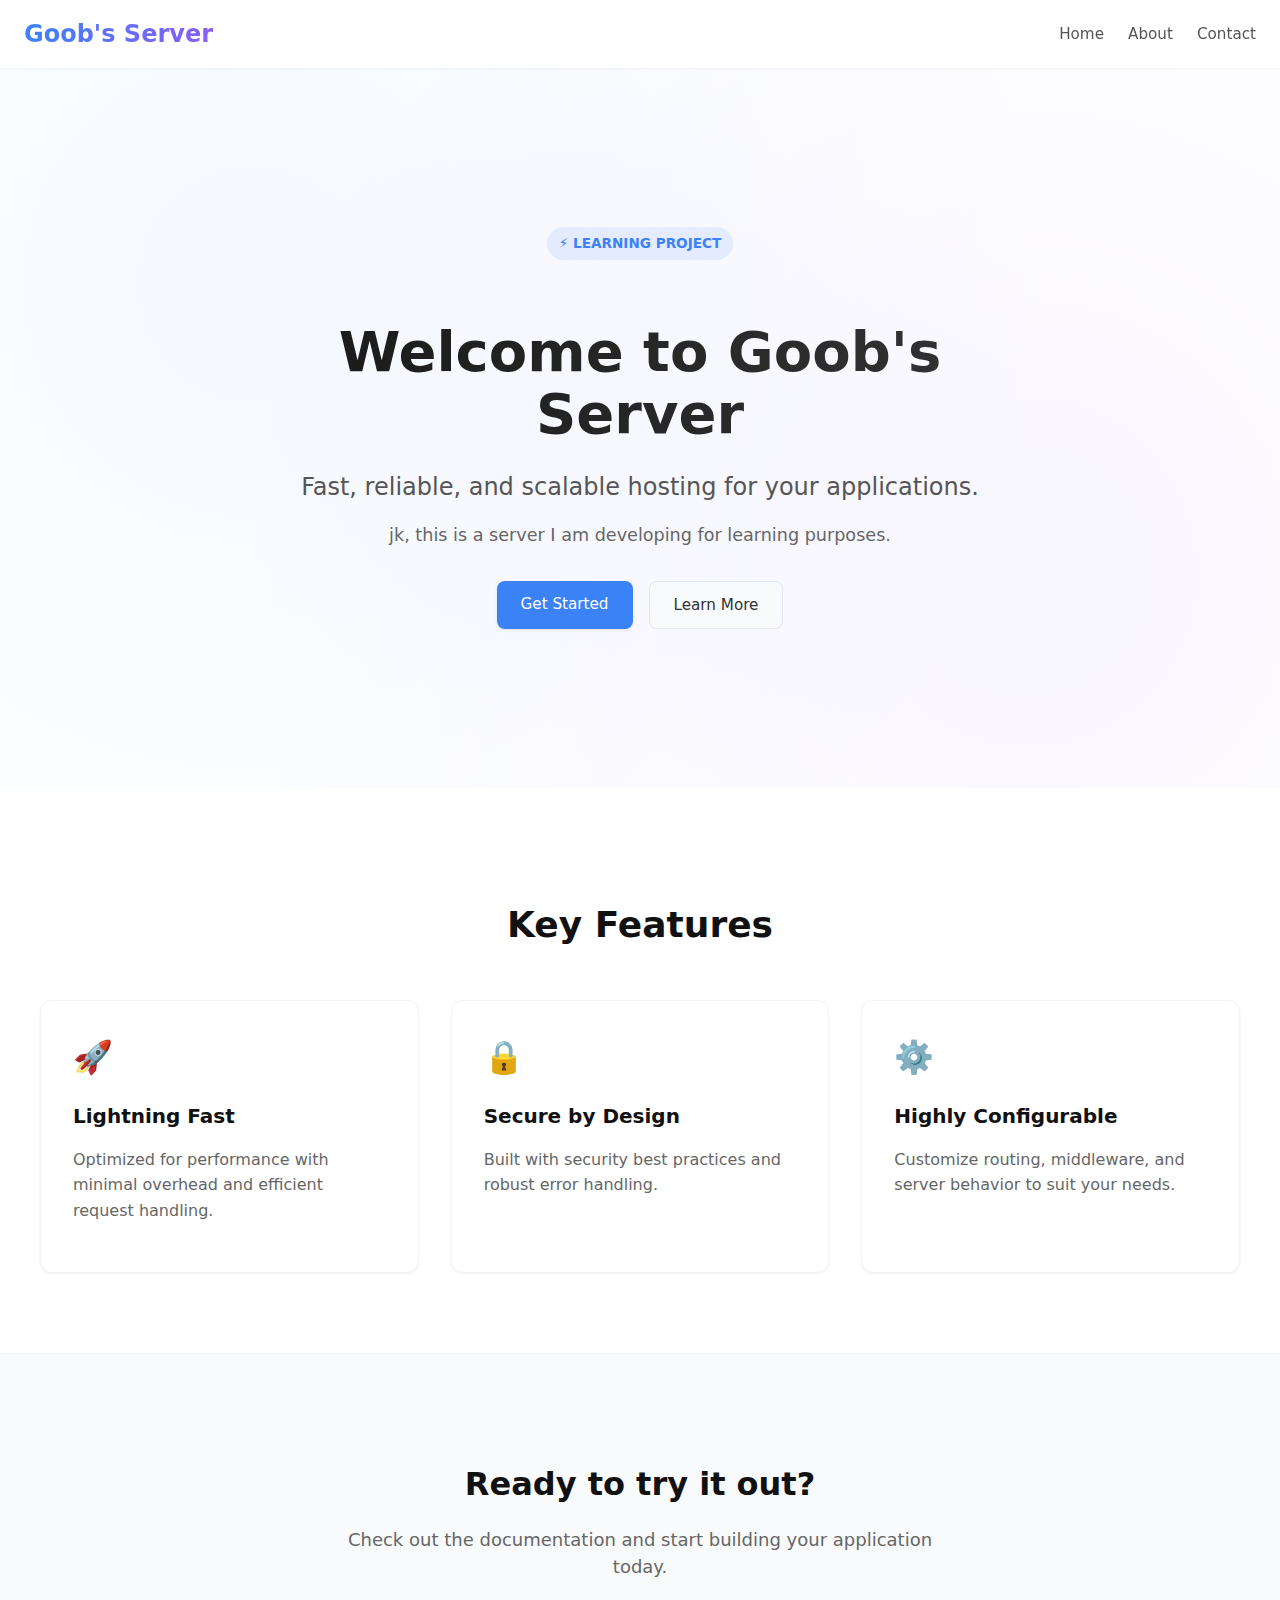
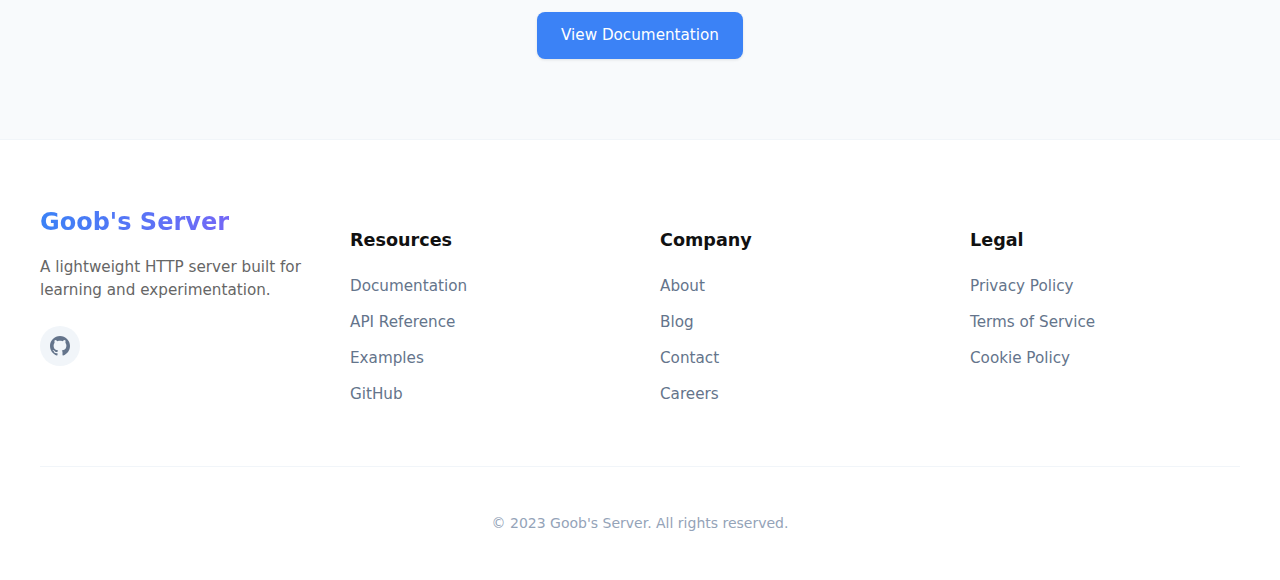
<file: public/index.html>
<!DOCTYPE html>
<html lang="en">
<head>
    <link rel="icon" href="favicon.ico" type="image/x-icon">
    <meta charset="UTF-8">
    <meta name="viewport" content="width=device-width, initial-scale=1.0">
    <title>Goob's Server</title>
    <link rel="stylesheet" href="css/main.css">
</head>
<body>
    <nav class="navbar">
        <div class="logo">Goob's Server</div>
        <ul class="nav-links">
            <li><a href="/">Home</a></li>
            <li><a href="/about.html">About</a></li>
            <li><a href="/under-construction.html">Contact</a></li>
        </ul>
    </nav>

    <section class="hero">
        <div class="hero-content">
            <div class="badge">⚡ LEARNING PROJECT</div>
            <h1>Welcome to Goob's Server</h1>
            <h3>Fast, reliable, and scalable hosting for your applications.</h3>
            <p>jk, this is a server I am developing for learning purposes.</p>
            <div class="btn-group">
                <a href="/under-construction.html" class="btn btn-primary">Get Started</a>
                <a href="/about.html" class="btn btn-secondary">Learn More</a>
            </div>
        </div>
    </section>

    <section class="features">
        <div class="container">
            <h2 class="section-title">Key Features</h2>
            <div class="features-grid">
                <div class="feature-card">
                    <div class="feature-icon">🚀</div>
                    <h3>Lightning Fast</h3>
                    <p>Optimized for performance with minimal overhead and efficient request handling.</p>
                </div>
                <div class="feature-card">
                    <div class="feature-icon">🔒</div>
                    <h3>Secure by Design</h3>
                    <p>Built with security best practices and robust error handling.</p>
                </div>
                <div class="feature-card">
                    <div class="feature-icon">⚙️</div>
                    <h3>Highly Configurable</h3>
                    <p>Customize routing, middleware, and server behavior to suit your needs.</p>
                </div>
            </div>
        </div>
    </section>

    <section class="cta">
        <div class="container">
            <div class="cta-content">
                <h2>Ready to try it out?</h2>
                <p>Check out the documentation and start building your application today.</p>
                <a href="/under-construction.html" class="btn btn-primary">View Documentation</a>
            </div>
        </div>
    </section>

    <footer class="footer">
        <div class="container">
            <div class="footer-grid">
                <div class="footer-col">
                    <div class="footer-logo">Goob's Server</div>
                    <p>A lightweight HTTP server built for learning and experimentation.</p>
                    <div class="social-links">
                        <a href="https://github.com/ggammoh/HTTP_Server" aria-label="GitHub" target="_blank"><svg viewBox="0 0 24 24" width="20" height="20"><path fill="currentColor" d="M12 0c-6.626 0-12 5.373-12 12 0 5.302 3.438 9.8 8.207 11.387.599.111.793-.261.793-.577v-2.234c-3.338.726-4.033-1.416-4.033-1.416-.546-1.387-1.333-1.756-1.333-1.756-1.089-.745.083-.729.083-.729 1.205.084 1.839 1.237 1.839 1.237 1.07 1.834 2.807 1.304 3.492.997.107-.775.418-1.305.762-1.604-2.665-.305-5.467-1.334-5.467-5.931 0-1.311.469-2.381 1.236-3.221-.124-.303-.535-1.524.117-3.176 0 0 1.008-.322 3.301 1.23.957-.266 1.983-.399 3.003-.404 1.02.005 2.047.138 3.006.404 2.291-1.552 3.297-1.23 3.297-1.23.653 1.653.242 2.874.118 3.176.77.84 1.235 1.911 1.235 3.221 0 4.609-2.807 5.624-5.479 5.921.43.372.823 1.102.823 2.222v3.293c0 .319.192.694.801.576 4.765-1.589 8.199-6.086 8.199-11.386 0-6.627-5.373-12-12-12z"></path></svg></a>
                    </div>
                </div>
                <div class="footer-col">
                    <h4>Resources</h4>
                    <ul class="footer-links">
                        <li><a href="/under-construction.html">Documentation</a></li>
                        <li><a href="/under-construction.html">API Reference</a></li>
                        <li><a href="/under-construction.html">Examples</a></li>
                        <li><a href="/under-construction.html">GitHub</a></li>
                    </ul>
                </div>
                <div class="footer-col">
                    <h4>Company</h4>
                    <ul class="footer-links">
                        <li><a href="/about.html">About</a></li>
                        <li><a href="/under-construction.html">Blog</a></li>
                        <li><a href="/under-construction.html">Contact</a></li>
                        <li><a href="/under-construction.html">Careers</a></li>
                    </ul>
                </div>
                <div class="footer-col">
                    <h4>Legal</h4>
                    <ul class="footer-links">
                        <li><a href="/under-construction.html">Privacy Policy</a></li>
                        <li><a href="/under-construction.html">Terms of Service</a></li>
                        <li><a href="/under-construction.html">Cookie Policy</a></li>
                    </ul>
                </div>
            </div>
            <div class="footer-bottom">
                <p>&copy; 2023 Goob's Server. All rights reserved.</p>
            </div>
        </div>
    </footer>
</body>
</html>
</file>
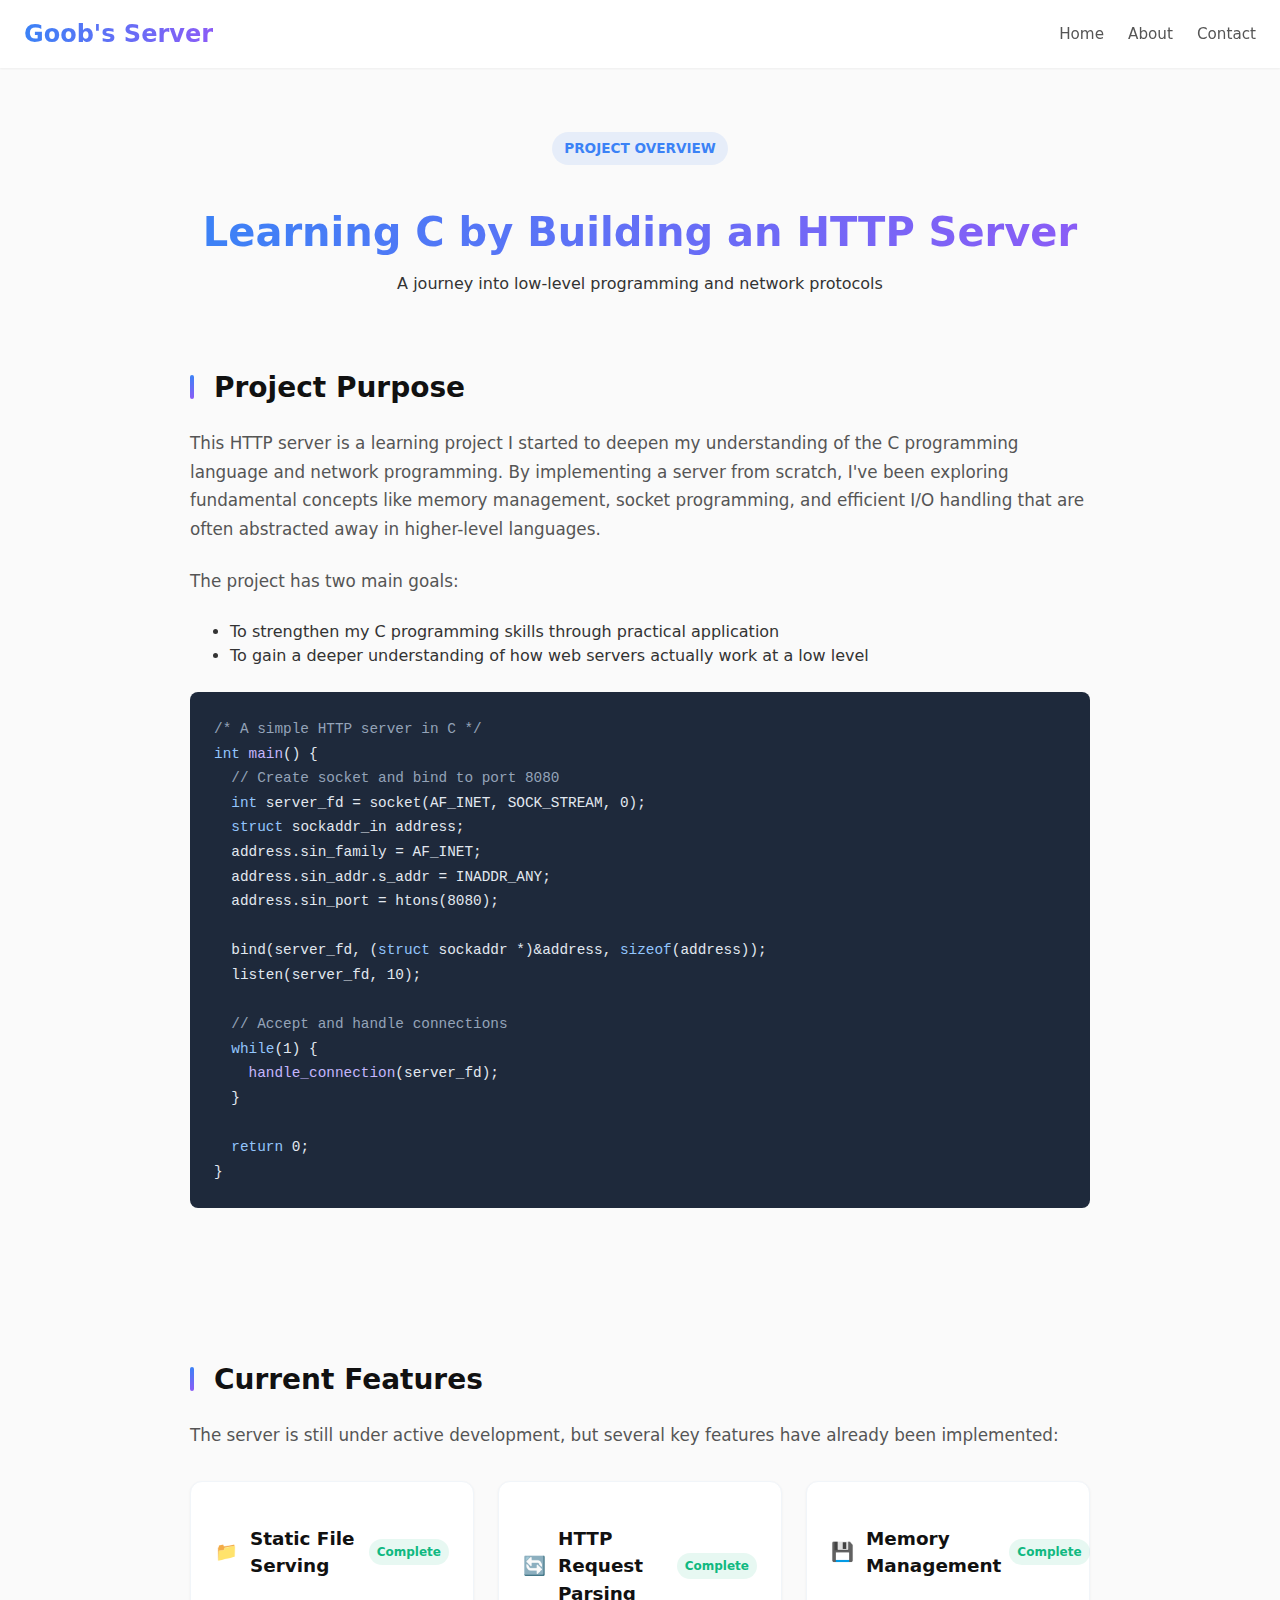
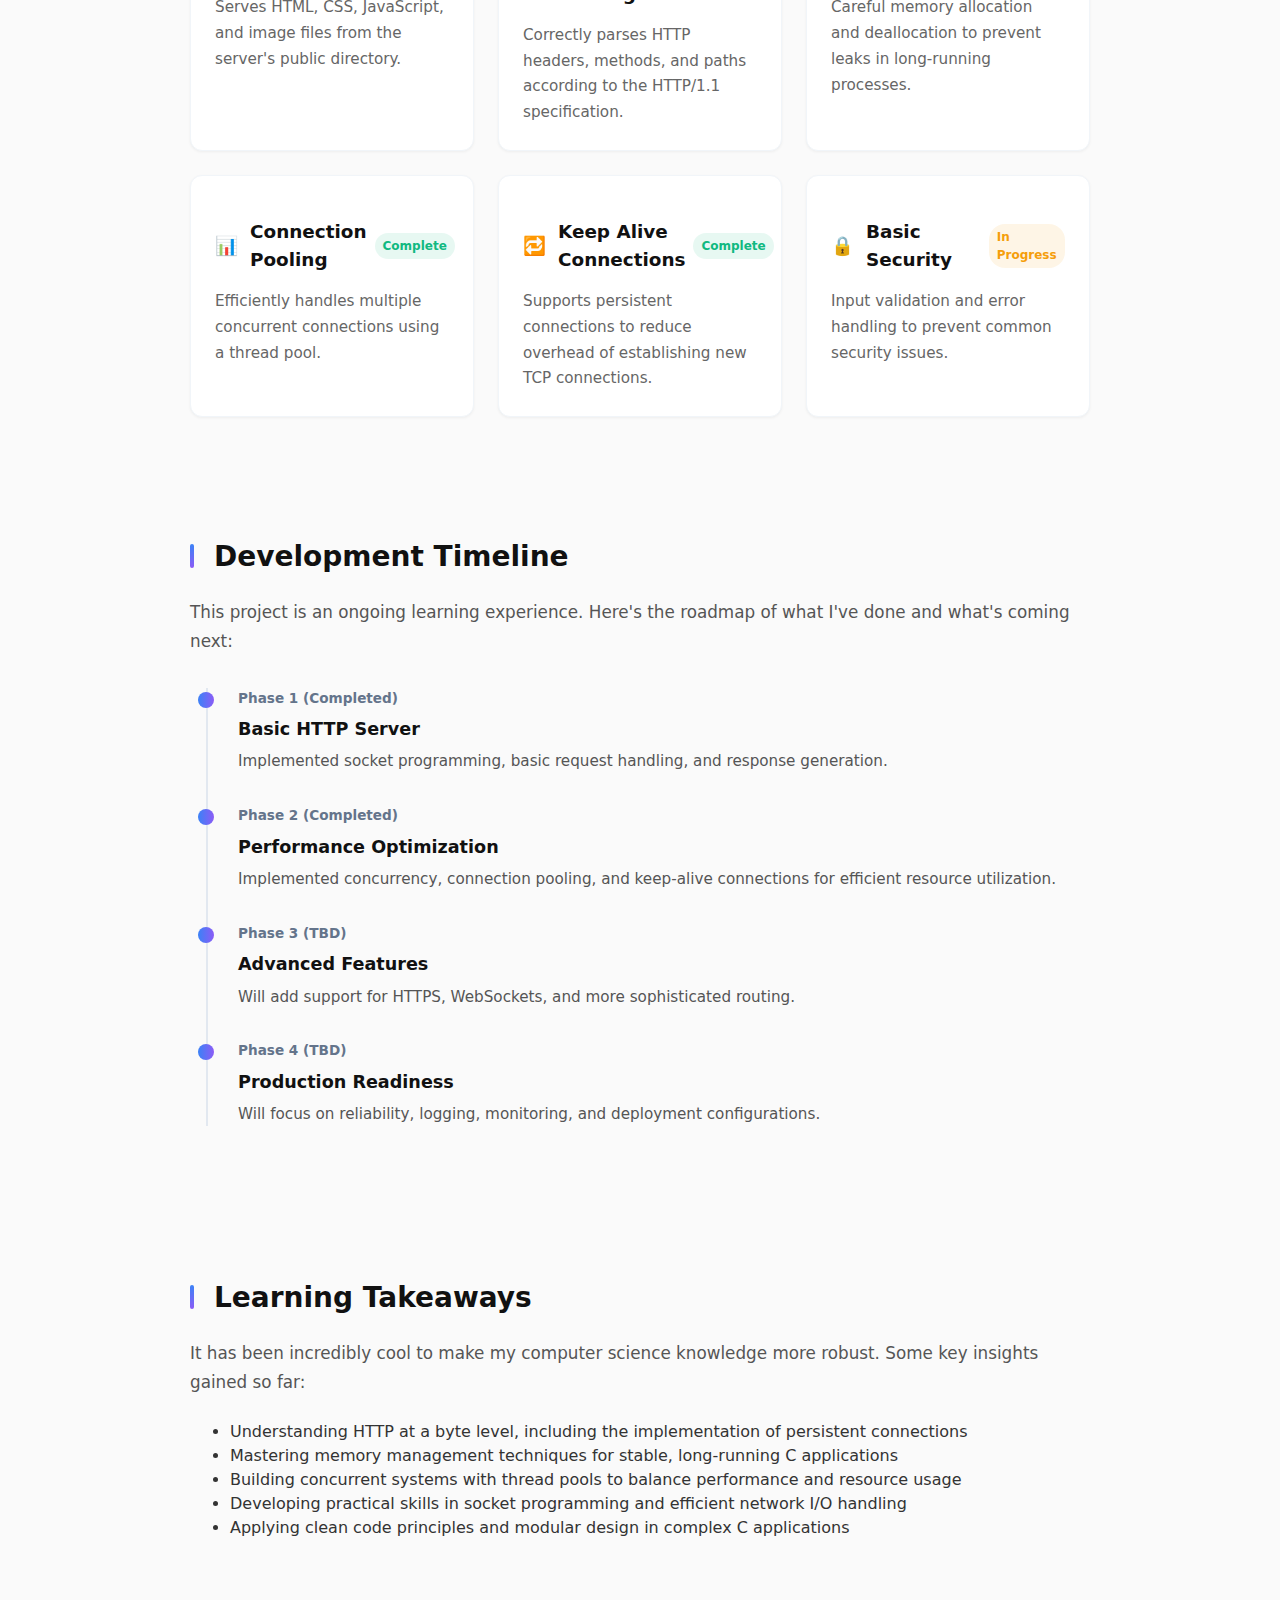
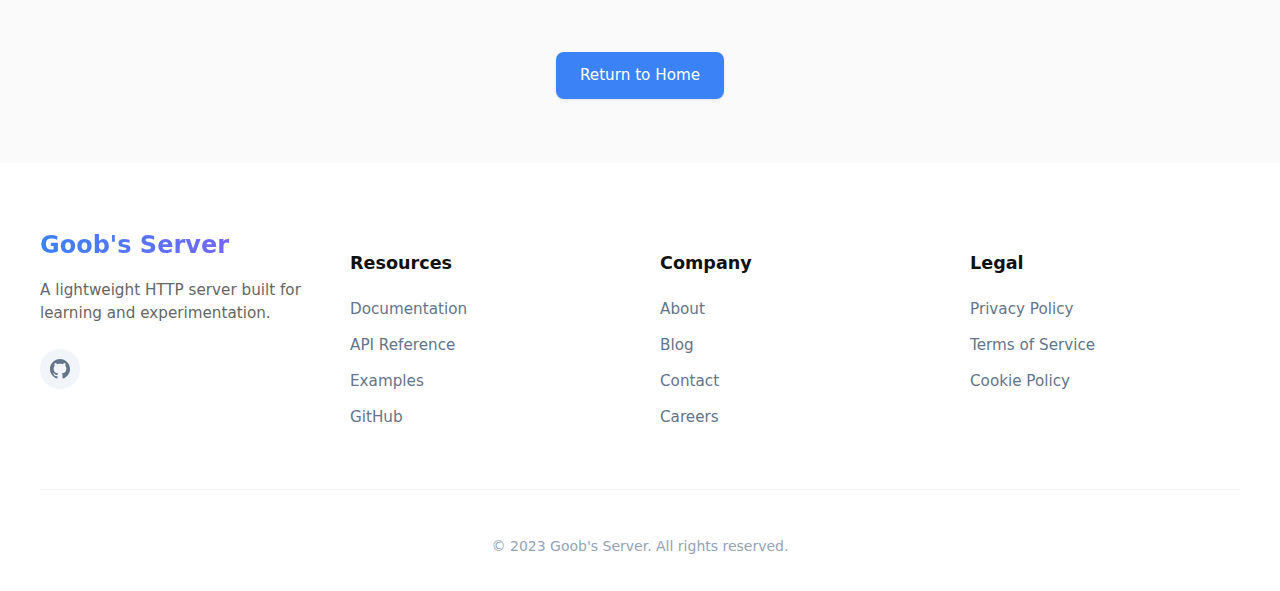
<file: public/about.html>
<!DOCTYPE html>
<html lang="en">
<head>
    <link rel="icon" href="/favicon.ico" type="image/x-icon">
    <meta charset="UTF-8">
    <meta name="viewport" content="width=device-width, initial-scale=1.0">
    <title>About - Goob's Server</title>
    <link rel="stylesheet" href="css/main.css">
    <link rel="stylesheet" href="css/about.css">
</head>
<body>
    <nav class="navbar">
        <div class="logo">Goob's Server</div>
        <ul class="nav-links">
            <li><a href="/">Home</a></li>
            <li><a href="/about.html" class="active">About</a></li>
            <li><a href="/under-construction.html">Contact</a></li>
        </ul>
    </nav>

    <div class="learn-more-container">
        <div class="section-header">
            <div class="badge">PROJECT OVERVIEW</div>
            <h1 class="section-title">Learning C by Building an HTTP Server</h1>
            <p>A journey into low-level programming and network protocols</p>
        </div>
        
        <div class="content-grid">
            <div class="content-section">
                <h2>Project Purpose</h2>
                <p>
                    This HTTP server is a learning project I started to deepen my understanding of the C programming language and network programming. 
                    By implementing a server from scratch, I've been exploring fundamental concepts like memory management, socket programming, 
                    and efficient I/O handling that are often abstracted away in higher-level languages.
                </p>
                <p>
                    The project has two main goals:
                </p>
                <ul>
                    <li>To strengthen my C programming skills through practical application</li>
                    <li>To gain a deeper understanding of how web servers actually work at a low level</li>
                </ul>
                
                <div class="code-block">
                    <code>
<span class="comment">/* A simple HTTP server in C */</span><br>
<span class="keyword">int</span> <span class="function">main</span>() {<br>
&nbsp;&nbsp;<span class="comment">// Create socket and bind to port 8080</span><br>
&nbsp;&nbsp;<span class="keyword">int</span> server_fd = socket(AF_INET, SOCK_STREAM, 0);<br>
&nbsp;&nbsp;<span class="keyword">struct</span> sockaddr_in address;<br>
&nbsp;&nbsp;address.sin_family = AF_INET;<br>
&nbsp;&nbsp;address.sin_addr.s_addr = INADDR_ANY;<br>
&nbsp;&nbsp;address.sin_port = htons(8080);<br>
<br>
&nbsp;&nbsp;bind(server_fd, (<span class="keyword">struct</span> sockaddr *)&address, <span class="keyword">sizeof</span>(address));<br>
&nbsp;&nbsp;listen(server_fd, 10);<br>
<br>
&nbsp;&nbsp;<span class="comment">// Accept and handle connections</span><br>
&nbsp;&nbsp;<span class="keyword">while</span>(1) {<br>
&nbsp;&nbsp;&nbsp;&nbsp;<span class="function">handle_connection</span>(server_fd);<br>
&nbsp;&nbsp;}<br>
<br>
&nbsp;&nbsp;<span class="keyword">return</span> 0;<br>
}
                    </code>
                </div>
            </div>
            
            <div class="content-section">
                <h2>Current Features</h2>
                <p>
                    The server is still under active development, but several key features have already been implemented:
                </p>
                
                <div class="feature-list">
                    <div class="feature-item">
                        <h3><span class="icon">📁</span> Static File Serving <span class="status status-complete">Complete</span></h3>
                        <p>Serves HTML, CSS, JavaScript, and image files from the server's public directory.</p>
                    </div>
                    
                    <div class="feature-item">
                        <h3><span class="icon">🔄</span> HTTP Request Parsing <span class="status status-complete">Complete</span></h3>
                        <p>Correctly parses HTTP headers, methods, and paths according to the HTTP/1.1 specification.</p>
                    </div>
                    
                    <div class="feature-item">
                        <h3><span class="icon">💾</span> Memory Management <span class="status status-complete">Complete</span></h3>
                        <p>Careful memory allocation and deallocation to prevent leaks in long-running processes.</p>
                    </div>
                    
                    <div class="feature-item">
                        <h3><span class="icon">📊</span> Connection Pooling <span class="status status-complete">Complete</span></h3>
                        <p>Efficiently handles multiple concurrent connections using a thread pool.</p>
                    </div>
                    
                    <div class="feature-item">
                        <h3><span class="icon">🔁</span> Keep Alive Connections <span class="status status-complete">Complete</span></h3>
                        <p>Supports persistent connections to reduce overhead of establishing new TCP connections.</p>
                    </div>
                    
                    <!-- <div class="feature-item">
                        <h3><span class="icon">🧩</span> Modular Architecture <span class="status status-in-progress">In Progress</span></h3>
                        <p>Clean separation of concerns for easier maintenance and extensibility.</p>
                    </div> -->
                    
                    <div class="feature-item">
                        <h3><span class="icon">🔒</span> Basic Security <span class="status status-in-progress">In Progress</span></h3>
                        <p>Input validation and error handling to prevent common security issues.</p>
                    </div>
                </div>
            </div>
            
            <div class="content-section">
                <h2>Development Timeline</h2>
                <p>
                    This project is an ongoing learning experience. Here's the roadmap of what I've done and what's coming next:
                </p>
                
                <div class="timeline">
                    <div class="timeline-item">
                        <div class="timeline-date">Phase 1 (Completed)</div>
                        <div class="timeline-title">Basic HTTP Server</div>
                        <div class="timeline-description">
                            Implemented socket programming, basic request handling, and response generation.
                        </div>
                    </div>
                    
                    <div class="timeline-item">
                        <div class="timeline-date">Phase 2 (Completed)</div>
                        <div class="timeline-title">Performance Optimization</div>
                        <div class="timeline-description">
                            Implemented concurrency, connection pooling, and keep-alive connections for efficient resource utilization.
                        </div>
                    </div>
                    
                    <div class="timeline-item">
                        <div class="timeline-date">Phase 3 (TBD)</div>
                        <div class="timeline-title">Advanced Features</div>
                        <div class="timeline-description">
                            Will add support for HTTPS, WebSockets, and more sophisticated routing.
                        </div>
                    </div>
                    
                    <div class="timeline-item">
                        <div class="timeline-date">Phase 4 (TBD)</div>
                        <div class="timeline-title">Production Readiness</div>
                        <div class="timeline-description">
                            Will focus on reliability, logging, monitoring, and deployment configurations.
                        </div>
                    </div>
                </div>
            </div>
            
            <div class="content-section">
                <h2>Learning Takeaways</h2>
                <p>
                    It has been incredibly cool to make my computer science knowledge more robust. Some key insights gained so far:
                </p>
                <ul>
                    <li>Understanding HTTP at a byte level, including the implementation of persistent connections</li>
                    <li>Mastering memory management techniques for stable, long-running C applications</li>
                    <li>Building concurrent systems with thread pools to balance performance and resource usage</li>
                    <li>Developing practical skills in socket programming and efficient network I/O handling</li>
                    <li>Applying clean code principles and modular design in complex C applications</li>
                </ul>
            </div>
        </div>
        
        <div style="text-align: center; margin-top: 3rem;">
            <a href="/" class="btn btn-primary">Return to Home</a>
        </div>
    </div>

    <footer class="footer">
        <div class="container">
            <div class="footer-grid">
                <div class="footer-col">
                    <div class="footer-logo">Goob's Server</div>
                    <p>A lightweight HTTP server built for learning and experimentation.</p>
                    <div class="social-links">
                        <a href="https://github.com/ggammoh/HTTP_Server" aria-label="GitHub" target="_blank"><svg viewBox="0 0 24 24" width="20" height="20"><path fill="currentColor" d="M12 0c-6.626 0-12 5.373-12 12 0 5.302 3.438 9.8 8.207 11.387.599.111.793-.261.793-.577v-2.234c-3.338.726-4.033-1.416-4.033-1.416-.546-1.387-1.333-1.756-1.333-1.756-1.089-.745.083-.729.083-.729 1.205.084 1.839 1.237 1.839 1.237 1.07 1.834 2.807 1.304 3.492.997.107-.775.418-1.305.762-1.604-2.665-.305-5.467-1.334-5.467-5.931 0-1.311.469-2.381 1.236-3.221-.124-.303-.535-1.524.117-3.176 0 0 1.008-.322 3.301 1.23.957-.266 1.983-.399 3.003-.404 1.02.005 2.047.138 3.006.404 2.291-1.552 3.297-1.23 3.297-1.23.653 1.653.242 2.874.118 3.176.77.84 1.235 1.911 1.235 3.221 0 4.609-2.807 5.624-5.479 5.921.43.372.823 1.102.823 2.222v3.293c0 .319.192.694.801.576 4.765-1.589 8.199-6.086 8.199-11.386 0-6.627-5.373-12-12-12z"></path></svg></a>
                    </div>
                </div>
                <div class="footer-col">
                    <h4>Resources</h4>
                    <ul class="footer-links">
                        <li><a href="/under-construction.html">Documentation</a></li>
                        <li><a href="/under-construction.html">API Reference</a></li>
                        <li><a href="/under-construction.html">Examples</a></li>
                        <li><a href="/under-construction.html">GitHub</a></li>
                    </ul>
                </div>
                <div class="footer-col">
                    <h4>Company</h4>
                    <ul class="footer-links">
                        <li><a href="/about.html">About</a></li>
                        <li><a href="/under-construction.html">Blog</a></li>
                        <li><a href="/under-construction.html">Contact</a></li>
                        <li><a href="/under-construction.html">Careers</a></li>
                    </ul>
                </div>
                <div class="footer-col">
                    <h4>Legal</h4>
                    <ul class="footer-links">
                        <li><a href="/under-construction.html">Privacy Policy</a></li>
                        <li><a href="/under-construction.html">Terms of Service</a></li>
                        <li><a href="/under-construction.html">Cookie Policy</a></li>
                    </ul>
                </div>
            </div>
            <div class="footer-bottom">
                <p>&copy; 2023 Goob's Server. All rights reserved.</p>
            </div>
        </div>
    </footer>
</body>
</html>
</file>
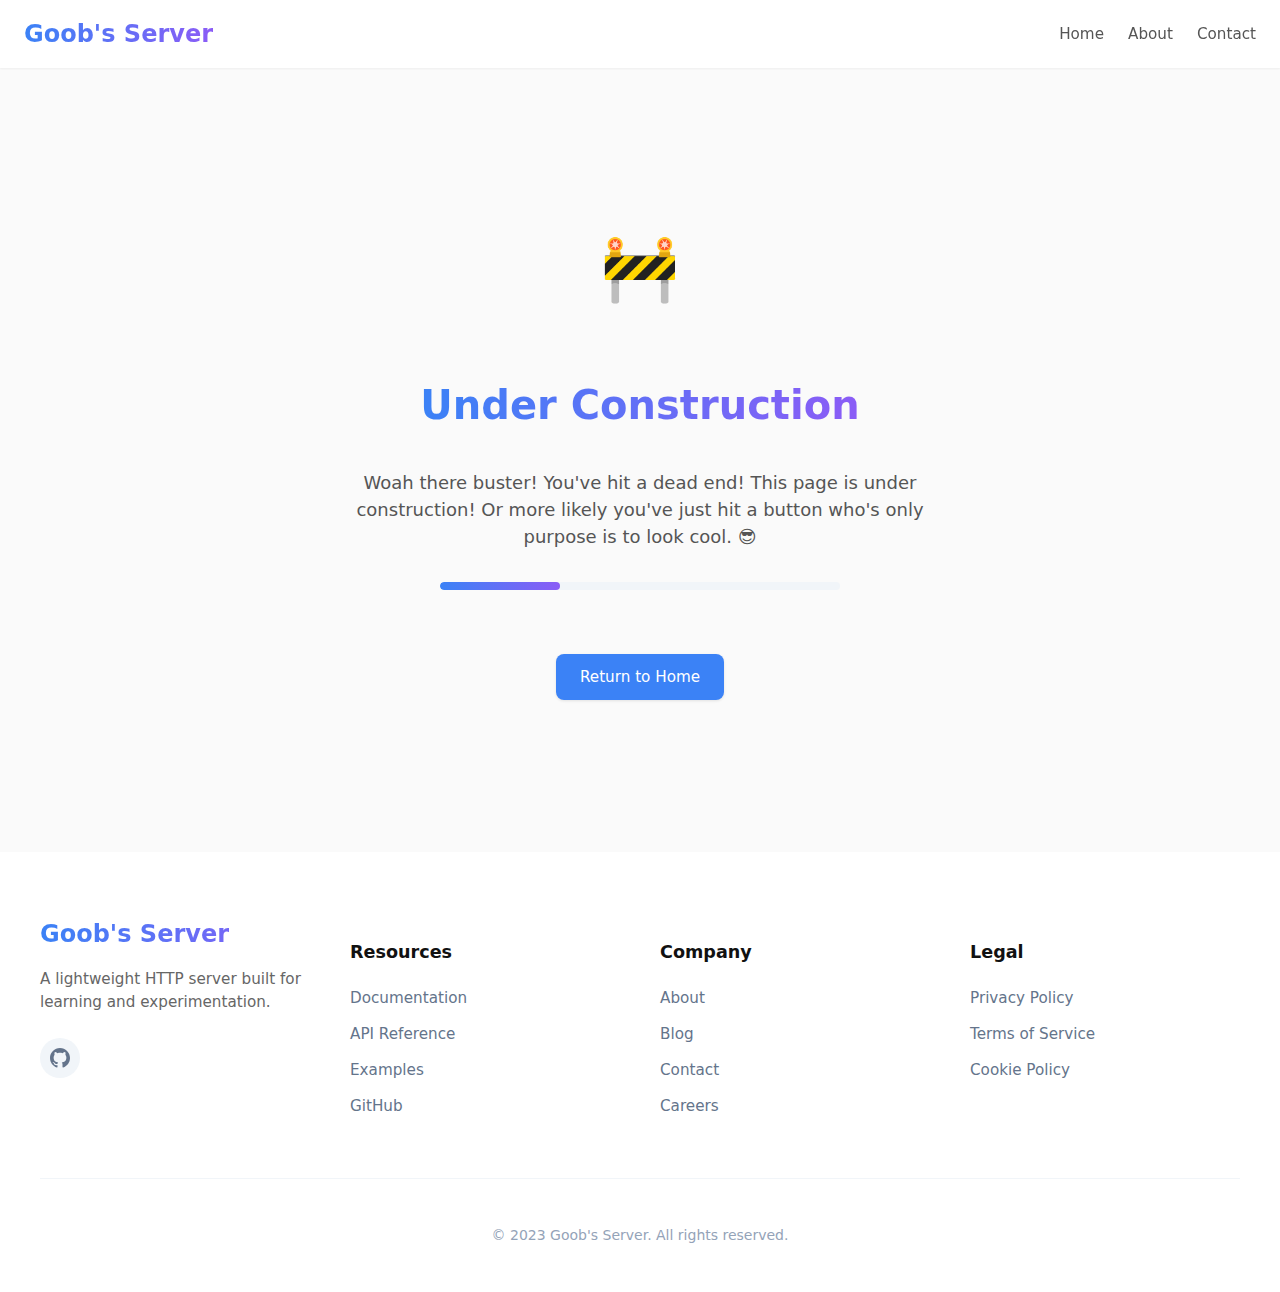
<file: public/under-construction.html>
<!DOCTYPE html>
<html lang="en">
<head>
    <link rel="icon" href="favicon.ico" type="image/x-icon">
    <meta charset="UTF-8">
    <meta name="viewport" content="width=device-width, initial-scale=1.0">
    <title>Under Construction - Goob's Server</title>
    <link rel="stylesheet" href="css/main.css">
    <link rel="stylesheet" href="css/construction.css">
</head>
<body>
    <nav class="navbar">
        <div class="logo">Goob's Server</div>
        <ul class="nav-links">
            <li><a href="/">Home</a></li>
            <li><a href="/about.html">About</a></li>
            <li><a href="/under-construction.html" class="active">Contact</a></li>
        </ul>
    </nav>

    <div class="construction-container">
        <div class="construction-icon">🚧</div>
        <h1 class="construction-title">Under Construction</h1>
        <p class="construction-message">
            Woah there buster! You've hit a dead end! This page is under construction!
            Or more likely you've just hit a button who's only purpose is to look cool. 😎
        </p>
        <div class="construction-progress">
            <div class="progress-bar"></div>
        </div>
        <a href="/" class="btn btn-primary" style="margin-top: 2rem;">Return to Home</a>
    </div>

    <footer class="footer">
        <div class="container">
            <div class="footer-grid">
                <div class="footer-col">
                    <div class="footer-logo">Goob's Server</div>
                    <p>A lightweight HTTP server built for learning and experimentation.</p>
                    <div class="social-links">
                        <a href="https://github.com/ggammoh/HTTP_Server" aria-label="GitHub" target="_blank"><svg viewBox="0 0 24 24" width="20" height="20"><path fill="currentColor" d="M12 0c-6.626 0-12 5.373-12 12 0 5.302 3.438 9.8 8.207 11.387.599.111.793-.261.793-.577v-2.234c-3.338.726-4.033-1.416-4.033-1.416-.546-1.387-1.333-1.756-1.333-1.756-1.089-.745.083-.729.083-.729 1.205.084 1.839 1.237 1.839 1.237 1.07 1.834 2.807 1.304 3.492.997.107-.775.418-1.305.762-1.604-2.665-.305-5.467-1.334-5.467-5.931 0-1.311.469-2.381 1.236-3.221-.124-.303-.535-1.524.117-3.176 0 0 1.008-.322 3.301 1.23.957-.266 1.983-.399 3.003-.404 1.02.005 2.047.138 3.006.404 2.291-1.552 3.297-1.23 3.297-1.23.653 1.653.242 2.874.118 3.176.77.84 1.235 1.911 1.235 3.221 0 4.609-2.807 5.624-5.479 5.921.43.372.823 1.102.823 2.222v3.293c0 .319.192.694.801.576 4.765-1.589 8.199-6.086 8.199-11.386 0-6.627-5.373-12-12-12z"></path></svg></a>
                    </div>
                </div>
                <div class="footer-col">
                    <h4>Resources</h4>
                    <ul class="footer-links">
                        <li><a href="/under-construction.html">Documentation</a></li>
                        <li><a href="/under-construction.html">API Reference</a></li>
                        <li><a href="/under-construction.html">Examples</a></li>
                        <li><a href="/under-construction.html">GitHub</a></li>
                    </ul>
                </div>
                <div class="footer-col">
                    <h4>Company</h4>
                    <ul class="footer-links">
                        <li><a href="/about.html">About</a></li>
                        <li><a href="/under-construction.html">Blog</a></li>
                        <li><a href="/under-construction.html">Contact</a></li>
                        <li><a href="/under-construction.html">Careers</a></li>
                    </ul>
                </div>
                <div class="footer-col">
                    <h4>Legal</h4>
                    <ul class="footer-links">
                        <li><a href="/under-construction.html">Privacy Policy</a></li>
                        <li><a href="/under-construction.html">Terms of Service</a></li>
                        <li><a href="/under-construction.html">Cookie Policy</a></li>
                    </ul>
                </div>
            </div>
            <div class="footer-bottom">
                <p>&copy; 2023 Goob's Server. All rights reserved.</p>
            </div>
        </div>
    </footer>
</body>
</html>
</file>
<file: public/css/main.css>
body {
    font-family: system-ui, -apple-system, BlinkMacSystemFont, 'Segoe UI', Roboto, 'Helvetica Neue', sans-serif;
    margin: 0;
    padding: 0;
    background-color: #fafafa;
    color: #333;
    line-height: 1.5;
}

.container {
    max-width: 1200px;
    margin: 0 auto;
    padding: 0 1.5rem;
}

.navbar {
    display: flex;
    justify-content: space-between;
    align-items: center;
    padding: 1rem 1.5rem;
    background-color: rgba(255, 255, 255, 0.9);
    backdrop-filter: blur(10px);
    box-shadow: 0 1px 2px rgba(0, 0, 0, 0.05);
    position: sticky;
    top: 0;
    z-index: 100;
}

.logo {
    font-size: 1.5rem;
    font-weight: 700;
    background: linear-gradient(to right, #3b82f6, #8b5cf6);
    -webkit-background-clip: text;
    background-clip: text;
    color: transparent;
}

.nav-links {
    list-style: none;
    display: flex;
    gap: 1.5rem;
    padding: 0;
    margin: 0;
}

.nav-links li {
    display: inline;
}

.nav-links a {
    text-decoration: none;
    color: #555;
    font-weight: 500;
    font-size: 0.95rem;
    transition: color 0.2s ease;
    padding: 0.5rem 0;
    position: relative;
}

.nav-links a:hover {
    color: #000;
}

.nav-links a::after {
    content: '';
    position: absolute;
    width: 0;
    height: 2px;
    bottom: 0;
    left: 0;
    background-color: #3b82f6;
    transition: width 0.2s ease;
}

.nav-links a:hover::after {
    width: 100%;
}

/* Hero Section */
.hero {
    display: flex;
    justify-content: center;
    align-items: center;
    min-height: 80vh;
    background-color: #fff;
    background-image: 
        radial-gradient(circle at 20% 30%, rgba(59, 130, 246, 0.05) 0%, transparent 800px),
        radial-gradient(circle at 80% 70%, rgba(139, 92, 246, 0.05) 0%, transparent 800px);
}

.hero-content {
    max-width: 700px;
    text-align: center;
    padding: 2rem;
}

.badge {
    display: inline-block;
    background-color: rgba(59, 130, 246, 0.1);
    color: #3b82f6;
    font-size: 0.85rem;
    font-weight: 600;
    padding: 0.4rem 0.75rem;
    border-radius: 2rem;
    margin-bottom: 1.5rem;
}

.hero h1 {
    font-size: 3.5rem;
    font-weight: 800;
    line-height: 1.1;
    margin-bottom: 1.5rem;
    background: linear-gradient(to right, #1a1a1a, #333);
    -webkit-background-clip: text;
    background-clip: text;
    color: transparent;
}

.hero h3 {
    font-size: 1.5rem;
    font-weight: 500;
    margin-bottom: 1rem;
    color: #555;
}

.hero p {
    font-size: 1.1rem;
    margin-bottom: 2rem;
    color: #666;
}

.btn-group {
    display: flex;
    gap: 1rem;
    justify-content: center;
    margin-top: 1.5rem;
}

.btn {
    display: inline-block;
    padding: 0.75rem 1.5rem;
    font-size: 0.95rem;
    font-weight: 500;
    text-decoration: none;
    border-radius: 0.5rem;
    transition: all 0.2s ease;
    cursor: pointer;
}

.btn-primary {
    background-color: #3b82f6;
    color: #fff;
    box-shadow: 0 1px 3px rgba(0, 0, 0, 0.1);
}

.btn-primary:hover {
    background-color: #2563eb;
    transform: translateY(-1px);
    box-shadow: 0 4px 6px rgba(0, 0, 0, 0.1);
}

.btn-secondary {
    background-color: #f8fafc;
    color: #333;
    border: 1px solid #e2e8f0;
}

.btn-secondary:hover {
    background-color: #f1f5f9;
    transform: translateY(-1px);
    box-shadow: 0 4px 6px rgba(0, 0, 0, 0.05);
}

/* Features Section */
.features {
    padding: 5rem 0;
    background-color: #fff;
}

.section-title {
    text-align: center;
    font-size: 2.25rem;
    font-weight: 700;
    margin-bottom: 3rem;
    color: #111;
}

.features-grid {
    display: grid;
    grid-template-columns: repeat(auto-fit, minmax(300px, 1fr));
    gap: 2rem;
}

.feature-card {
    background-color: #fff;
    border-radius: 0.75rem;
    padding: 2rem;
    box-shadow: 0 1px 3px rgba(0, 0, 0, 0.05);
    border: 1px solid #f1f5f9;
    transition: all 0.3s ease;
}

.feature-card:hover {
    transform: translateY(-5px);
    box-shadow: 0 10px 25px rgba(0, 0, 0, 0.05);
}

.feature-icon {
    font-size: 2rem;
    margin-bottom: 1rem;
}

.feature-card h3 {
    font-size: 1.25rem;
    font-weight: 600;
    margin-bottom: 0.75rem;
    color: #111;
}

.feature-card p {
    color: #666;
    line-height: 1.6;
}

/* CTA Section */
.cta {
    background-color: #f8fafc;
    padding: 5rem 0;
    border-top: 1px solid #f1f5f9;
    border-bottom: 1px solid #f1f5f9;
}

.cta-content {
    max-width: 600px;
    margin: 0 auto;
    text-align: center;
}

.cta h2 {
    font-size: 2rem;
    font-weight: 700;
    margin-bottom: 1rem;
    color: #111;
}

.cta p {
    font-size: 1.125rem;
    color: #666;
    margin-bottom: 2rem;
}

/* Footer */
.footer {
    background-color: #fff;
    padding: 4rem 0 2rem;
    color: #555;
}

.footer-grid {
    display: grid;
    grid-template-columns: repeat(auto-fit, minmax(200px, 1fr));
    gap: 2.5rem;
    margin-bottom: 3rem;
}

.footer-logo {
    font-size: 1.5rem;
    font-weight: 700;
    margin-bottom: 1rem;
    background: linear-gradient(to right, #3b82f6, #8b5cf6);
    -webkit-background-clip: text;
    background-clip: text;
    color: transparent;
}

.footer-col p {
    margin-bottom: 1.5rem;
    font-size: 0.95rem;
    color: #666;
}

.social-links {
    display: flex;
    gap: 1rem;
}

.social-links a {
    display: flex;
    align-items: center;
    justify-content: center;
    width: 40px;
    height: 40px;
    background-color: #f1f5f9;
    border-radius: 50%;
    color: #64748b;
    transition: all 0.3s ease;
}

.social-links a:hover {
    background-color: #3b82f6;
    color: #fff;
    transform: translateY(-3px);
}

.footer-col h4 {
    font-size: 1.1rem;
    font-weight: 600;
    margin-bottom: 1.25rem;
    color: #111;
}

.footer-links {
    list-style: none;
    padding: 0;
    margin: 0;
}

.footer-links li {
    margin-bottom: 0.75rem;
}

.footer-links a {
    text-decoration: none;
    color: #64748b;
    font-size: 0.95rem;
    transition: color 0.2s ease;
}

.footer-links a:hover {
    color: #3b82f6;
}

.footer-bottom {
    padding-top: 2rem;
    border-top: 1px solid #f1f5f9;
    text-align: center;
    font-size: 0.875rem;
    color: #94a3b8;
}

/* Responsive adjustments */
@media (max-width: 768px) {
    .hero h1 {
        font-size: 2.5rem;
    }
    
    .hero h3 {
        font-size: 1.25rem;
    }
    
    .btn-group {
        flex-direction: column;
        align-items: center;
    }
    
    .footer-grid {
        grid-template-columns: 1fr;
        gap: 2rem;
    }
}
</file>
<file: public/css/about.css>
.learn-more-container {
    max-width: 900px;
    margin: 0 auto;
    padding: 4rem 2rem;
}

.section-header {
    margin-bottom: 3rem;
    text-align: center;
}

.badge {
    display: inline-block;
    background-color: rgba(59, 130, 246, 0.1);
    color: #3b82f6;
    font-size: 0.85rem;
    font-weight: 600;
    padding: 0.4rem 0.75rem;
    border-radius: 2rem;
    margin-bottom: 1rem;
}

.section-title {
    font-size: 2.5rem;
    font-weight: 800;
    margin-bottom: 1rem;
    background: linear-gradient(to right, #3b82f6, #8b5cf6);
    -webkit-background-clip: text;
    background-clip: text;
    color: transparent;
    line-height: 1.2;
}

.content-grid {
    display: grid;
    grid-template-columns: 1fr;
    gap: 3rem;
}

.content-section {
    margin-bottom: 3rem;
}

.content-section h2 {
    font-size: 1.75rem;
    font-weight: 700;
    margin-bottom: 1.25rem;
    color: #111;
    position: relative;
    padding-left: 1.5rem;
}

.content-section h2::before {
    content: '';
    position: absolute;
    left: 0;
    top: 0.5rem;
    width: 4px;
    height: 1.5rem;
    background: linear-gradient(to bottom, #3b82f6, #8b5cf6);
    border-radius: 4px;
}

.content-section p {
    color: #555;
    line-height: 1.7;
    margin-bottom: 1.5rem;
    font-size: 1.05rem;
}

.feature-list {
    display: grid;
    grid-template-columns: repeat(auto-fit, minmax(250px, 1fr));
    gap: 1.5rem;
    margin-top: 2rem;
}

.feature-item {
    background-color: #fff;
    border-radius: 0.75rem;
    padding: 1.5rem;
    box-shadow: 0 1px 3px rgba(0, 0, 0, 0.05);
    border: 1px solid #f1f5f9;
    transition: all 0.3s ease;
}

.feature-item:hover {
    transform: translateY(-5px);
    box-shadow: 0 10px 25px rgba(0, 0, 0, 0.05);
}

.feature-item h3 {
    display: flex;
    align-items: center;
    font-size: 1.15rem;
    font-weight: 600;
    margin-bottom: 0.75rem;
    color: #111;
}

.feature-item h3 .icon {
    margin-right: 0.75rem;
    color: #3b82f6;
}

.feature-item p {
    color: #666;
    font-size: 0.95rem;
    margin-bottom: 0;
}

.status {
    display: inline-block;
    font-size: 0.75rem;
    font-weight: 600;
    padding: 0.25rem 0.5rem;
    border-radius: 1rem;
    margin-left: 0.5rem;
}

.status-complete {
    background-color: rgba(16, 185, 129, 0.1);
    color: #10b981;
}

.status-in-progress {
    background-color: rgba(245, 158, 11, 0.1);
    color: #f59e0b;
}

.status-planned {
    background-color: rgba(99, 102, 241, 0.1);
    color: #6366f1;
}

.code-block {
    background-color: #1e293b;
    border-radius: 0.5rem;
    padding: 1.5rem;
    margin: 1.5rem 0 2rem;
    overflow-x: auto;
}

.code-block code {
    color: #e2e8f0;
    font-family: monospace;
    font-size: 0.9rem;
    line-height: 1.5;
}

.comment {
    color: #94a3b8;
}

.keyword {
    color: #93c5fd;
}

.string {
    color: #86efac;
}

.function {
    color: #c4b5fd;
}

.timeline {
    margin: 2rem 0;
    position: relative;
}

.timeline::before {
    content: '';
    position: absolute;
    width: 2px;
    background-color: #e2e8f0;
    top: 0;
    bottom: 0;
    left: 1rem;
}

.timeline-item {
    padding-left: 3rem;
    position: relative;
    margin-bottom: 2rem;
}

.timeline-item:last-child {
    margin-bottom: 0;
}

.timeline-item::before {
    content: '';
    position: absolute;
    width: 1rem;
    height: 1rem;
    border-radius: 50%;
    background: linear-gradient(to right, #3b82f6, #8b5cf6);
    left: 0.5rem;
    top: 0.25rem;
}

.timeline-date {
    font-size: 0.85rem;
    font-weight: 600;
    color: #64748b;
    margin-bottom: 0.5rem;
}

.timeline-title {
    font-size: 1.1rem;
    font-weight: 600;
    margin-bottom: 0.5rem;
    color: #111;
}

.timeline-description {
    color: #555;
    font-size: 0.95rem;
}

@media (max-width: 768px) {
    .feature-list {
        grid-template-columns: 1fr;
    }
    
    .section-title {
        font-size: 2rem;
    }
}
</file>
<file: public/css/construction.css>
.construction-container {
    display: flex;
    flex-direction: column;
    align-items: center;
    justify-content: center;
    min-height: 80vh;
    text-align: center;
    padding: 2rem;
}

.construction-icon {
    font-size: 4rem;
    margin-bottom: 2rem;
    animation: pulse 2s infinite ease-in-out;
}

@keyframes pulse {
    0% { transform: scale(1); }
    50% { transform: scale(1.1); }
    100% { transform: scale(1); }
}

.construction-title {
    font-size: 2.5rem;
    font-weight: 800;
    margin-bottom: 1rem;
    background: linear-gradient(to right, #3b82f6, #8b5cf6);
    -webkit-background-clip: text;
    background-clip: text;
    color: transparent;
}

.construction-message {
    max-width: 600px;
    margin-bottom: 2rem;
    font-size: 1.125rem;
    color: #555;
}

.construction-progress {
    width: 100%;
    max-width: 400px;
    height: 8px;
    background-color: #f1f5f9;
    border-radius: 4px;
    margin-bottom: 2rem;
    overflow: hidden;
    position: relative;
}

.progress-bar {
    position: absolute;
    height: 100%;
    width: 30%;
    background: linear-gradient(to right, #3b82f6, #8b5cf6);
    border-radius: 4px;
    animation: progress 2s infinite alternate ease-in-out;
}

@keyframes progress {
    0% { left: 0; }
    100% { left: 70%; }
}
</file>
